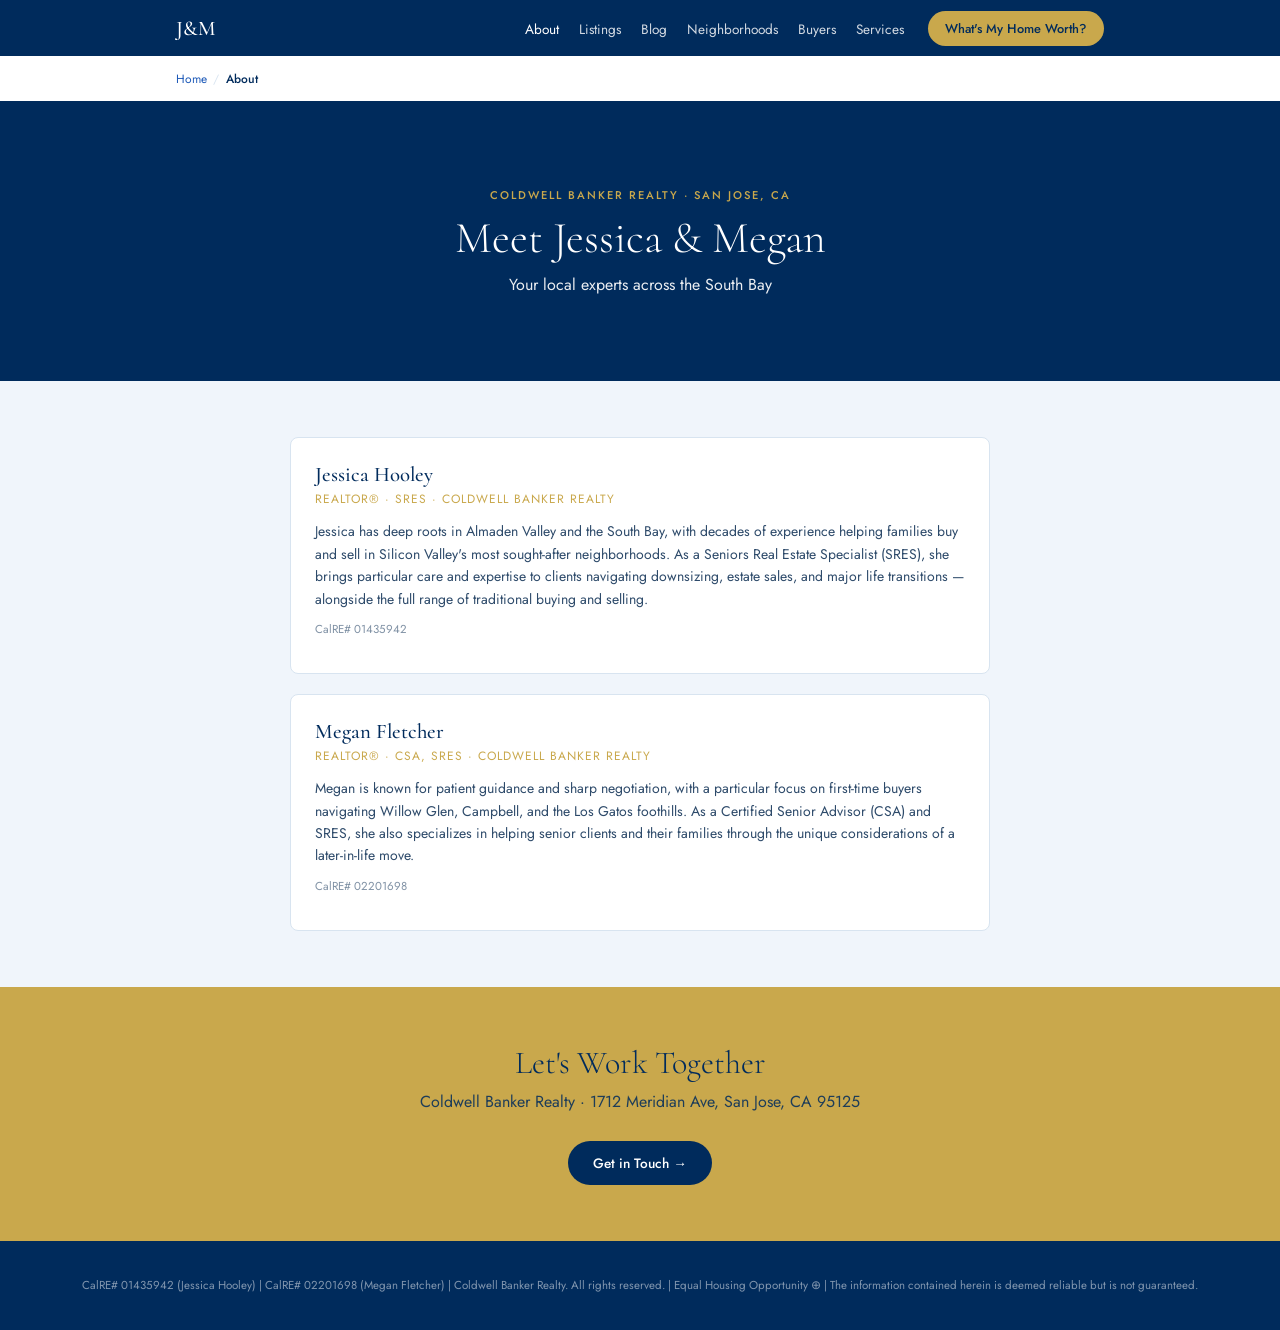
<file: about/index.html>
<!DOCTYPE html>
<html lang="en">
<head>
  <meta charset="UTF-8">
  <meta name="viewport" content="width=device-width, initial-scale=1.0">
  <title>About Jessica &amp; Megan | Coldwell Banker Realty</title>
  <meta name="description" content="Meet Jessica Hooley and Megan Fletcher, South Bay real estate agents at Coldwell Banker Realty specializing in Almaden Valley, Willow Glen, Los Gatos, Campbell, and Silicon Valley neighborhoods.">
  <link rel="canonical" href="https://jessandmegan.com/about/">
  <link rel="stylesheet" href="/assets/style.css">
</head>
<body>

  <nav id="nav" aria-label="Main navigation"></nav>

  <nav class="breadcrumb" aria-label="Breadcrumb">
    <ol>
      <li><a href="/">Home</a></li>
      <li aria-current="page">About</li>
    </ol>
  </nav>

  <section class="neighborhood-hero">
    <div class="neighborhood-hero__overlay">
      <p class="eyebrow">Coldwell Banker Realty &middot; San Jose, CA</p>
      <h1>Meet Jessica &amp; Megan</h1>
      <p class="subhead">Your local experts across the South Bay</p>
    </div>
  </section>

  <section class="agents">
    <div class="agents__inner" style="max-width: 700px;">
      <div class="agent-card" style="margin-bottom: 20px;">
        <h2 class="agent-card__name">Jessica Hooley</h2>
        <p class="agent-card__title">REALTOR&reg; &middot; SRES &middot; Coldwell Banker Realty</p>
        <p class="agent-card__bio">Jessica has deep roots in Almaden Valley and the South Bay, with decades of experience helping families buy and sell in Silicon Valley's most sought-after neighborhoods. As a Seniors Real Estate Specialist (SRES), she brings particular care and expertise to clients navigating downsizing, estate sales, and major life transitions &mdash; alongside the full range of traditional buying and selling.</p>
        <p class="agent-card__lic">CalRE# 01435942</p>
      </div>
      <div class="agent-card">
        <h2 class="agent-card__name">Megan Fletcher</h2>
        <p class="agent-card__title">REALTOR&reg; &middot; CSA, SRES &middot; Coldwell Banker Realty</p>
        <p class="agent-card__bio">Megan is known for patient guidance and sharp negotiation, with a particular focus on first-time buyers navigating Willow Glen, Campbell, and the Los Gatos foothills. As a Certified Senior Advisor (CSA) and SRES, she also specializes in helping senior clients and their families through the unique considerations of a later-in-life move.</p>
        <p class="agent-card__lic">CalRE# 02201698</p>
      </div>
    </div>
  </section>

  <section class="contact-cta">
    <h2>Let's Work Together</h2>
    <p>Coldwell Banker Realty &middot; 1712 Meridian Ave, San Jose, CA 95125</p>
    <a href="/contact/" class="btn-navy">Get in Touch &rarr;</a>
  </section>

  <footer id="footer">
    <p class="legal">CalRE# 01435942 (Jessica Hooley) | CalRE# 02201698 (Megan Fletcher) | Coldwell Banker Realty. All rights reserved. | Equal Housing Opportunity &#8853; | The information contained herein is deemed reliable but is not guaranteed.</p>
  </footer>

  <script src="/assets/main.js" defer></script>
</body>
</html>
</file>
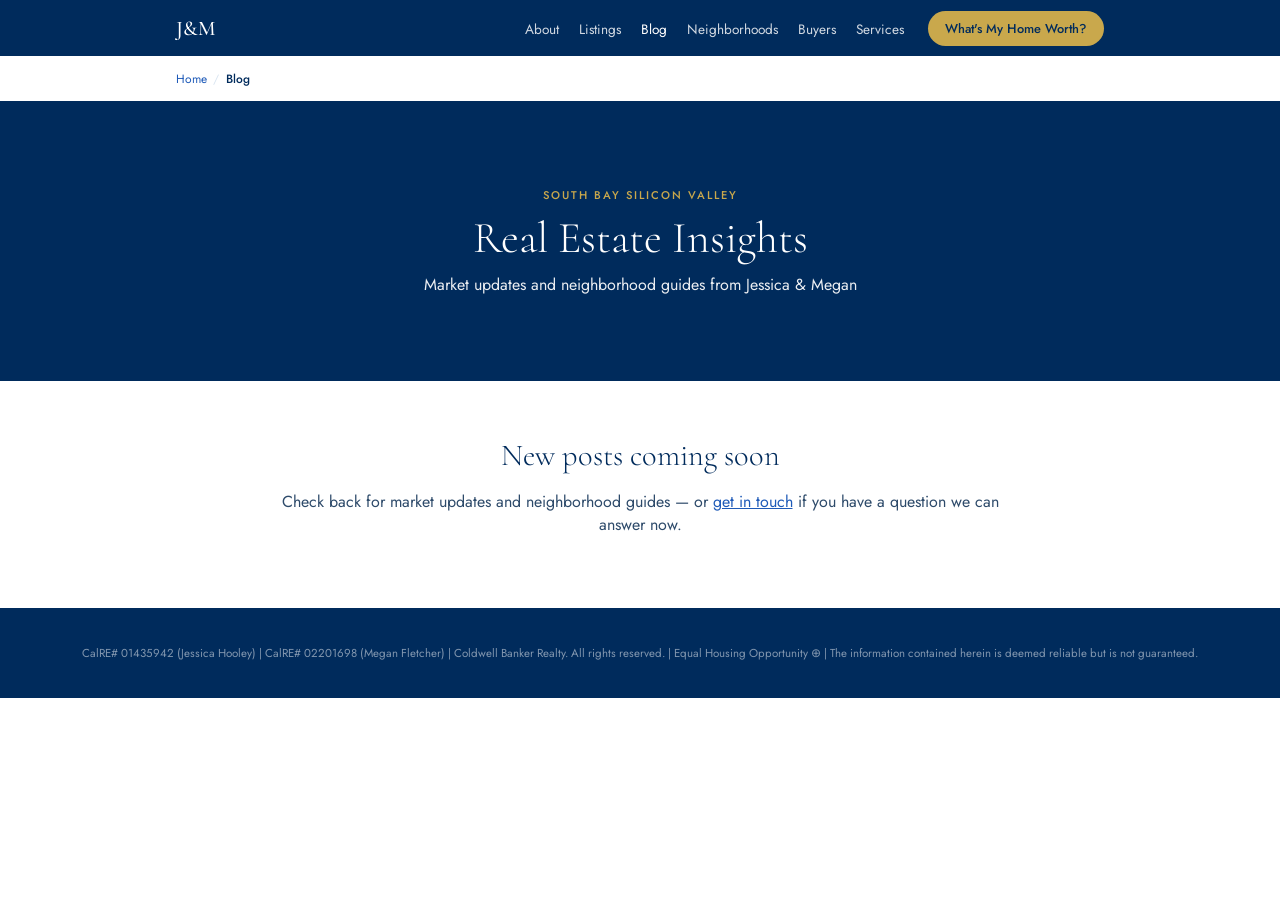
<file: blog/index.html>
<!DOCTYPE html>
<html lang="en">
<head>
  <meta charset="UTF-8">
  <meta name="viewport" content="width=device-width, initial-scale=1.0">
  <title>South Bay Real Estate Insights | Jessica &amp; Megan</title>
  <meta name="description" content="Market updates and neighborhood guides from Jessica Hooley and Megan Fletcher, Coldwell Banker Realty.">
  <link rel="canonical" href="https://jessandmegan.com/blog/">
  <link rel="stylesheet" href="/assets/style.css">
</head>
<body>

  <nav id="nav" aria-label="Main navigation"></nav>

  <nav class="breadcrumb" aria-label="Breadcrumb">
    <ol>
      <li><a href="/">Home</a></li>
      <li aria-current="page">Blog</li>
    </ol>
  </nav>

  <section class="neighborhood-hero">
    <div class="neighborhood-hero__overlay">
      <p class="eyebrow">South Bay Silicon Valley</p>
      <h1>Real Estate Insights</h1>
      <p class="subhead">Market updates and neighborhood guides from Jessica &amp; Megan</p>
    </div>
  </section>

  <section class="services">
    <div class="services__inner" style="text-align: center;">
      <p class="section-title" style="margin-bottom: 0.5rem;">New posts coming soon</p>
      <p>Check back for market updates and neighborhood guides &mdash; or <a href="/contact/" style="color: var(--cb-blue);">get in touch</a> if you have a question we can answer now.</p>
    </div>
  </section>

  <footer id="footer">
    <p class="legal">CalRE# 01435942 (Jessica Hooley) | CalRE# 02201698 (Megan Fletcher) | Coldwell Banker Realty. All rights reserved. | Equal Housing Opportunity &#8853; | The information contained herein is deemed reliable but is not guaranteed.</p>
  </footer>

  <script src="/assets/main.js" defer></script>
</body>
</html>
</file>
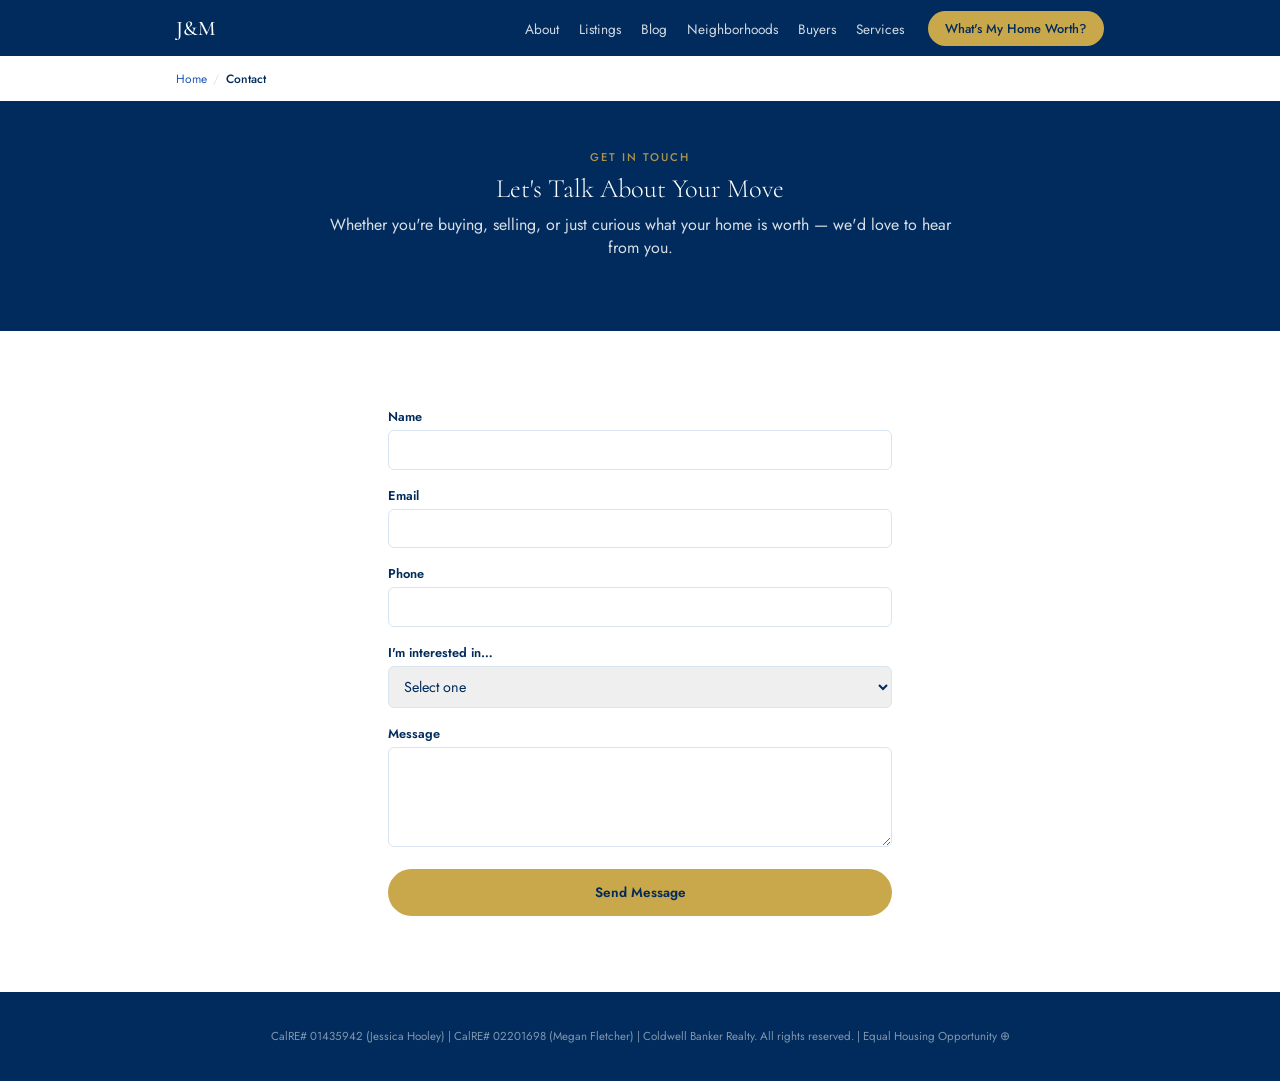
<file: contact/index.html>
<!DOCTYPE html>
<html lang="en">
<head>
  <meta charset="UTF-8">
  <meta name="viewport" content="width=device-width, initial-scale=1.0">
  <title>Contact Jessica &amp; Megan | South Bay Real Estate</title>
  <meta name="description" content="Get in touch with Jessica Hooley and Megan Fletcher, Coldwell Banker Realty, for a free home valuation or buyer consultation in the South Bay.">
  <link rel="canonical" href="https://jessandmegan.com/contact/">
  <link rel="stylesheet" href="/assets/style.css">
</head>
<body>

  <nav id="nav" aria-label="Main navigation"></nav>

  <nav class="breadcrumb" aria-label="Breadcrumb">
    <ol>
      <li><a href="/">Home</a></li>
      <li aria-current="page">Contact</li>
    </ol>
  </nav>

  <section class="agent-cta agent-cta--seller">
    <div class="agent-cta__inner">
      <p class="eyebrow">Get In Touch</p>
      <h2>Let's Talk About Your Move</h2>
      <p>Whether you're buying, selling, or just curious what your home is worth &mdash; we'd love to hear from you.</p>
    </div>
  </section>

  <section style="background:#fff; padding: 3rem 1rem;">
    <div style="max-width: 560px; margin: 0 auto;">
      <!-- TODO: replace FORMSPREE_CONTACT_ID with a real Formspree form ID from Charles's account -->
      <form id="contact-form" action="https://formspree.io/f/FORMSPREE_CONTACT_ID" method="POST" class="contact-form" novalidate>
        <div class="form-field">
          <label for="cf-name">Name</label>
          <input type="text" id="cf-name" name="name" required>
        </div>
        <div class="form-field">
          <label for="cf-email">Email</label>
          <input type="email" id="cf-email" name="email" required>
        </div>
        <div class="form-field">
          <label for="cf-phone">Phone</label>
          <input type="tel" id="cf-phone" name="phone">
        </div>
        <div class="form-field">
          <label for="cf-reason">I'm interested in&hellip;</label>
          <select id="cf-reason" name="reason">
            <option value="">Select one</option>
            <option>Selling my home</option>
            <option>Buying a home</option>
            <option>Just exploring / have a question</option>
          </select>
        </div>
        <div class="form-field">
          <label for="cf-message">Message</label>
          <textarea id="cf-message" name="message" rows="4"></textarea>
        </div>
        <div class="form-error" id="cf-error">Please fill in your name and email.</div>
        <button type="submit" class="btn-submit">Send Message</button>
      </form>
      <div class="form-confirmation" id="cf-confirmation">
        <h3>Thanks &mdash; we'll be in touch soon!</h3>
        <p>Jessica or Megan will reach out within one business day.</p>
      </div>
    </div>
  </section>

  <footer id="footer">
    <p class="legal">CalRE# 01435942 (Jessica Hooley) | CalRE# 02201698 (Megan Fletcher) | Coldwell Banker Realty. All rights reserved. | Equal Housing Opportunity &#8853;</p>
  </footer>

  <script>
  document.getElementById('contact-form').addEventListener('submit', async function (e) {
    e.preventDefault();
    const form = e.target;
    const errorEl = document.getElementById('cf-error');
    const name = form.name.value.trim();
    const email = form.email.value.trim();
    if (!name || !email) { errorEl.style.display = 'block'; return; }
    errorEl.style.display = 'none';
    try {
      const resp = await fetch(form.action, { method: 'POST', body: new FormData(form), headers: { Accept: 'application/json' } });
      if (resp.ok) {
        form.style.display = 'none';
        document.getElementById('cf-confirmation').style.display = 'block';
      } else {
        errorEl.textContent = 'Something went wrong — please try again or email us directly.';
        errorEl.style.display = 'block';
      }
    } catch (err) {
      errorEl.textContent = 'Something went wrong — please try again or email us directly.';
      errorEl.style.display = 'block';
    }
  });
  </script>

  <script src="/assets/main.js" defer></script>
</body>
</html>
</file>
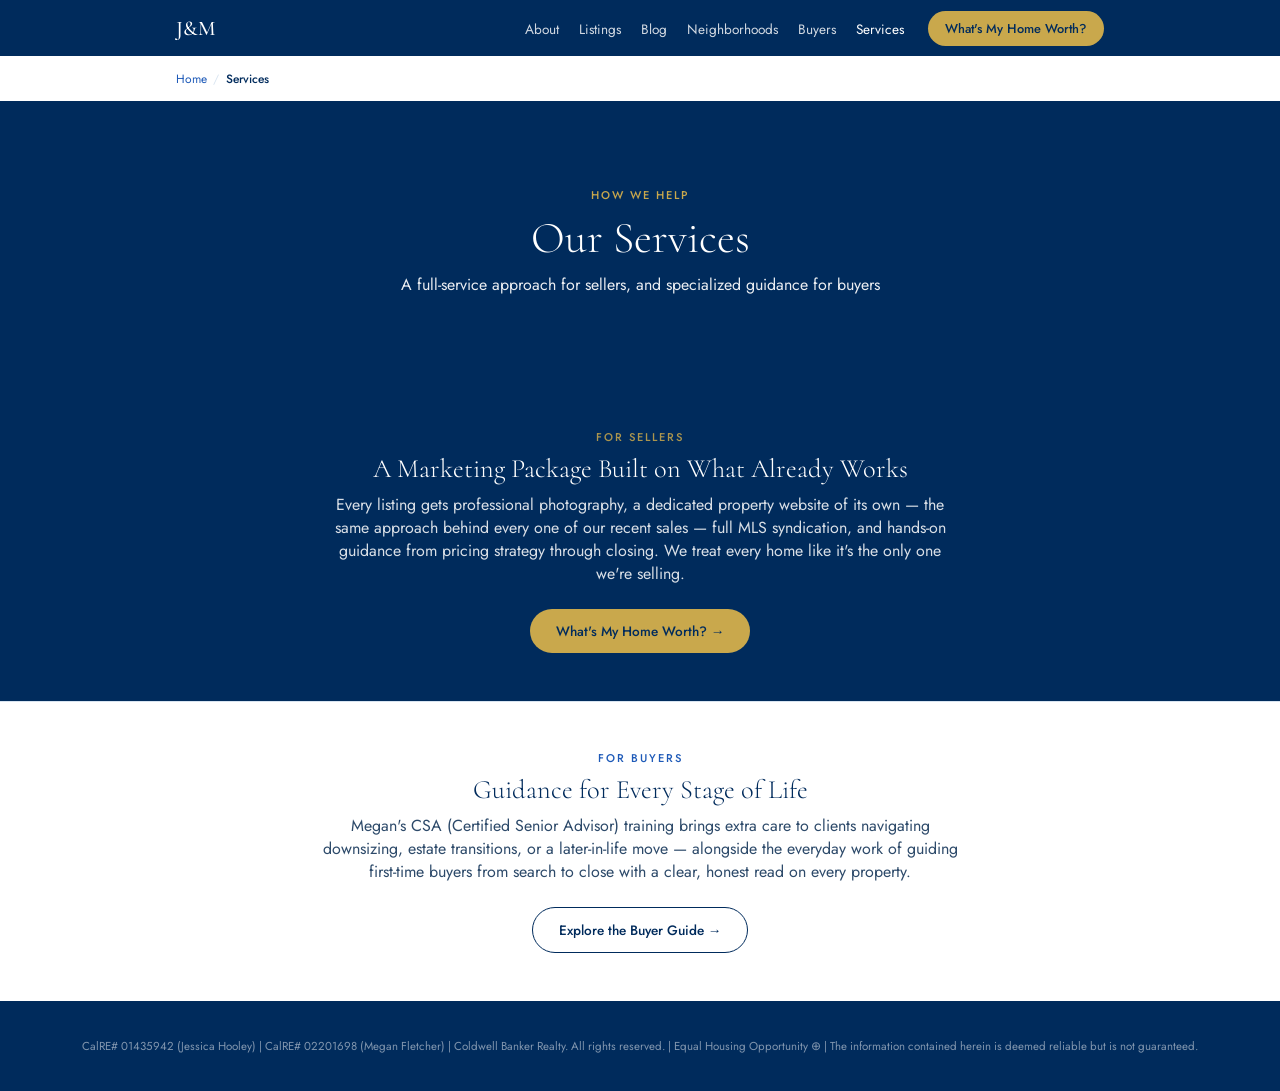
<file: services/index.html>
<!DOCTYPE html>
<html lang="en">
<head>
  <meta charset="UTF-8">
  <meta name="viewport" content="width=device-width, initial-scale=1.0">
  <title>Our Services | Jessica &amp; Megan, Coldwell Banker Realty</title>
  <meta name="description" content="Full-service marketing for sellers and specialized guidance for buyers, including senior/CSA advisory, from Jessica Hooley and Megan Fletcher, Coldwell Banker Realty.">
  <link rel="canonical" href="https://jessandmegan.com/services/">
  <link rel="stylesheet" href="/assets/style.css">
</head>
<body>

  <nav id="nav" aria-label="Main navigation"></nav>

  <nav class="breadcrumb" aria-label="Breadcrumb">
    <ol>
      <li><a href="/">Home</a></li>
      <li aria-current="page">Services</li>
    </ol>
  </nav>

  <section class="neighborhood-hero">
    <div class="neighborhood-hero__overlay">
      <p class="eyebrow">How We Help</p>
      <h1>Our Services</h1>
      <p class="subhead">A full-service approach for sellers, and specialized guidance for buyers</p>
    </div>
  </section>

  <section class="agent-cta agent-cta--seller">
    <div class="agent-cta__inner">
      <p class="eyebrow">For Sellers</p>
      <h2>A Marketing Package Built on What Already Works</h2>
      <p>Every listing gets professional photography, a dedicated property website of its own &mdash; the same approach behind every one of our recent sales &mdash; full MLS syndication, and hands-on guidance from pricing strategy through closing. We treat every home like it's the only one we're selling.</p>
      <a href="/contact/" class="btn btn-primary">What's My Home Worth? &rarr;</a>
    </div>
  </section>

  <section class="agent-cta agent-cta--buyer">
    <div class="agent-cta__inner">
      <p class="eyebrow">For Buyers</p>
      <h2>Guidance for Every Stage of Life</h2>
      <p>Megan's CSA (Certified Senior Advisor) training brings extra care to clients navigating downsizing, estate transitions, or a later-in-life move &mdash; alongside the everyday work of guiding first-time buyers from search to close with a clear, honest read on every property.</p>
      <a href="/buyers/" class="btn btn-outline">Explore the Buyer Guide &rarr;</a>
    </div>
  </section>

  <footer id="footer">
    <p class="legal">CalRE# 01435942 (Jessica Hooley) | CalRE# 02201698 (Megan Fletcher) | Coldwell Banker Realty. All rights reserved. | Equal Housing Opportunity &#8853; | The information contained herein is deemed reliable but is not guaranteed.</p>
  </footer>

  <script src="/assets/main.js" defer></script>
</body>
</html>
</file>
<file: assets/style.css>
/* ============================================================
   Jess & Megan Hub — shared stylesheet
   Design tokens, nav/footer, buttons, hero variants, cards,
   market-trends/quick-answer, contact form.
   ============================================================ */

@import url('https://fonts.googleapis.com/css2?family=Cormorant:wght@300;400;500&family=Jost:wght@400;500;600&display=swap');

:root {
  --cb-navy: #002B5C;
  --cb-blue: #1E5AB8;
  --cb-gold: #C9A84C;
  --cb-light-bg: #F0F5FB;
  --cb-border: #D8E4F0;
  --cb-body: #2D4A6A;
  --font-heading: 'Cormorant', Georgia, serif;
  --font-body: 'Jost', Arial, Helvetica, sans-serif;
  --hero-photo: url('https://pub-c93973381119433ead963cf31b0fbf00.r2.dev/thrasher_photos/001_001_ejp_29062026_6144px_415.jpg');
}

*, *::before, *::after { box-sizing: border-box; }
/* Defensive: guarantees the native `hidden` attribute always wins, even when a
   class rule elsewhere (e.g. .market-trends__loading) sets its own `display`. */
[hidden] { display: none !important; }
body { margin: 0; font-family: var(--font-body); color: var(--cb-body); background: #fff; }
h1, h2, h3, h4 { font-family: var(--font-heading); font-weight: 300; }
a { font-family: var(--font-body); }

/* ── Nav ─────────────────────────────────────────────────── */
#nav { background: var(--cb-navy); }
.nav-inner { max-width: 960px; margin: 0 auto; padding: 0 1rem; display: flex; align-items: center; gap: 1.5rem; height: 56px; }
.nav-logo { color: #fff; font-family: var(--font-heading); font-weight: 500; font-size: 1.3rem; text-decoration: none; margin-right: auto; }
.nav-links { list-style: none; margin: 0; padding: 0; display: flex; gap: 1.25rem; }
.nav-links a { color: rgba(255,255,255,0.82); text-decoration: none; font-size: 0.85rem; }
.nav-links a:hover, .nav-links a[aria-current] { color: #fff; }
.nav-cta { background: var(--cb-gold); color: var(--cb-navy); font-weight: 500; padding: 0.5rem 1.1rem; border-radius: 999px; text-decoration: none; font-size: 0.8rem; white-space: nowrap; }
.nav-cta:hover { filter: brightness(1.08); }
@media (max-width: 640px) { .nav-links { display: none; } }

/* ── Breadcrumb ──────────────────────────────────────────── */
.breadcrumb { max-width: 960px; margin: 0 auto; padding: 0.85rem 1rem; }
.breadcrumb ol { list-style: none; display: flex; flex-wrap: wrap; gap: 0.4rem; margin: 0; padding: 0; font-size: 0.75rem; color: var(--cb-body); }
.breadcrumb li { display: inline-flex; }
.breadcrumb li:not(:last-child)::after { content: '/'; margin-left: 0.4rem; color: var(--cb-border); }
.breadcrumb a { color: var(--cb-blue); text-decoration: none; }
.breadcrumb a:hover { text-decoration: underline; }
.breadcrumb li[aria-current] { color: var(--cb-navy); font-weight: 500; }

/* ── Buttons (pill) ──────────────────────────────────────── */
.btn-gold, .btn-navy, .btn-ghost, .btn-outline, .btn-outline-white, .btn-explore, .btn-submit, .btn-primary, .btn {
  display: inline-block; font-family: var(--font-body); font-weight: 500; padding: 0.75rem 1.6rem;
  border-radius: 999px; text-decoration: none; font-size: 0.85rem; border: none; cursor: pointer; text-align: center;
}
.btn-gold, .btn-primary { background: var(--cb-gold); color: var(--cb-navy); }
.btn-gold:hover, .btn-primary:hover { filter: brightness(1.08); }
.btn-navy { background: var(--cb-navy); color: #fff; }
.btn-navy:hover { filter: brightness(1.15); }
.btn-ghost { border: 1.5px solid rgba(255,255,255,0.5); color: #fff; background: transparent; }
.btn-ghost:hover { border-color: #fff; }
.btn-outline { border: 1.5px solid var(--cb-navy); color: var(--cb-navy); background: transparent; }
.btn-outline:hover { background: var(--cb-navy); color: #fff; }
.btn-outline-white { border: 1.5px solid rgba(255,255,255,0.6); color: #fff; background: transparent; }
.btn-outline-white:hover { background: rgba(255,255,255,0.12); }
.btn-explore { background: var(--cb-navy); color: #fff; padding: 0.6rem 1.2rem; font-size: 0.8rem; }
.btn-explore:hover { filter: brightness(1.2); }
.btn-submit { width: 100%; background: var(--cb-gold); color: var(--cb-navy); font-weight: 600; padding: 0.85rem; }
.btn-submit:hover { filter: brightness(1.08); }

/* ── Section helpers ─────────────────────────────────────── */
.section-eyebrow { font-size: 0.7rem; letter-spacing: 2px; color: var(--cb-gold); text-transform: uppercase; margin: 0 0 0.4rem; font-weight: 500; }
.section-title { font-family: var(--font-heading); font-weight: 300; font-size: 1.9rem; color: var(--cb-navy); margin: 0 0 1.5rem; }

/* ── Homepage hero: full-bleed photo + gradient + agent card ── */
.hero {
  position: relative; min-height: 480px; display: flex; align-items: flex-end;
  background: var(--hero-photo) center/cover no-repeat, var(--cb-navy);
  color: #fff; padding: 3rem 1rem 3.5rem;
}
.hero::before {
  content: ''; position: absolute; inset: 0;
  background: linear-gradient(180deg, rgba(0,43,92,0.35) 0%, rgba(0,43,92,0.88) 100%);
}
.hero__content { position: relative; max-width: 600px; margin: 0 auto; text-align: center; width: 100%; }
.hero__eyebrow { font-size: 0.7rem; letter-spacing: 2px; color: var(--cb-gold); text-transform: uppercase; margin: 0 0 0.75rem; font-weight: 500; }
.hero h1 { font-size: clamp(2.25rem, 6vw, 3.5rem); margin: 0 0 1rem; line-height: 1.15; color: #fff; }
.hero__sub { font-size: 1.05rem; opacity: 0.92; max-width: 540px; margin: 0 auto 2rem; line-height: 1.6; }
.hero__ctas { display: flex; gap: 12px; justify-content: center; flex-wrap: wrap; }
.hero__agent-card {
  position: relative; margin: 2.5rem auto 0; max-width: 320px; background: #fff; border-radius: 10px;
  padding: 0.75rem 1.1rem; display: flex; align-items: center; gap: 0.75rem; box-shadow: 0 10px 30px rgba(0,0,0,0.25);
}
.hero__agent-card img { width: 42px; height: 42px; border-radius: 50%; object-fit: cover; border: 2px solid #fff; box-shadow: 0 0 0 1px var(--cb-border); }
.hero__agent-card img + img { margin-left: -14px; }
.hero__agent-card .names { font-size: 0.78rem; color: var(--cb-navy); font-weight: 500; text-align: left; line-height: 1.35; }

/* ── Neighborhood-detail hero: full-bleed photo + centered text ── */
.neighborhood-hero {
  position: relative; min-height: 280px; display: flex; align-items: center; justify-content: center;
  background: var(--hero-photo) center/cover no-repeat, var(--cb-navy);
}
.neighborhood-hero::before { content: ''; position: absolute; inset: 0; background: linear-gradient(180deg, rgba(0,43,92,0.55) 0%, rgba(0,43,92,0.8) 100%); }
.neighborhood-hero__overlay { position: relative; text-align: center; padding: 2rem 1rem; color: #fff; max-width: 640px; margin: 0 auto; }
.neighborhood-hero__overlay .eyebrow { font-size: 0.7rem; letter-spacing: 2px; color: var(--cb-gold); text-transform: uppercase; margin: 0 0 0.5rem; font-weight: 500; }
.neighborhood-hero__overlay h1 { font-size: clamp(2rem, 5vw, 2.75rem); margin: 0 0 0.5rem; color: #fff; }
.neighborhood-hero__overlay .subhead { font-size: 1rem; opacity: 0.92; margin: 0; }

/* ── Agent cards (Meet Jessica & Megan) ──────────────────── */
.agents { background: var(--cb-light-bg); padding: 3.5rem 1rem; }
.agents__inner { max-width: 760px; margin: 0 auto; }
.agent-cards { display: grid; grid-template-columns: 1fr 1fr; gap: 16px; }
@media (max-width: 480px) { .agent-cards { grid-template-columns: 1fr; } }
.agent-card { background: #fff; border: 1px solid var(--cb-border); border-radius: 8px; padding: 1.5rem; }
.agent-card__name { font-weight: 500; font-size: 1.3rem; color: var(--cb-navy); margin: 0 0 0.2rem; }
.agent-card__title { font-size: 0.75rem; color: var(--cb-gold); text-transform: uppercase; letter-spacing: 1px; margin: 0 0 0.75rem; }
.agent-card__bio { font-size: 0.875rem; line-height: 1.6; margin: 0 0 0.5rem; }
.agent-card__lic { font-size: 0.72rem; opacity: 0.6; }

/* ── Service tiles ───────────────────────────────────────── */
.services { background: #fff; padding: 3.5rem 1rem; }
.services__inner { max-width: 760px; margin: 0 auto; }
.service-grid { display: grid; grid-template-columns: repeat(3, 1fr); gap: 14px; margin-top: 1.5rem; }
@media (max-width: 560px) { .service-grid { grid-template-columns: 1fr; } }
.service-tile { border: 1px solid var(--cb-border); border-radius: 8px; padding: 1.25rem; text-decoration: none; display: block; transition: box-shadow 0.15s; }
.service-tile:hover { box-shadow: 0 4px 16px rgba(0,43,92,0.1); }
.service-tile__label { font-size: 0.65rem; letter-spacing: 1.5px; color: var(--cb-blue); text-transform: uppercase; margin: 0 0 0.4rem; }
.service-tile__title { font-weight: 500; font-size: 1.15rem; color: var(--cb-navy); margin: 0 0 0.4rem; }
.service-tile__desc { font-size: 0.8rem; margin: 0; line-height: 1.5; }

/* ── Neighborhood photo cards (homepage strip) ───────────── */
.neighborhoods { background: var(--cb-navy); padding: 3.5rem 1rem; color: #fff; }
.neighborhoods__inner { max-width: 900px; margin: 0 auto; }
.neighborhoods .section-title { color: #fff; margin-bottom: 1.25rem; }
.nb-cards { display: grid; grid-template-columns: repeat(3, 1fr); gap: 12px; margin-bottom: 1.5rem; }
@media (max-width: 640px) { .nb-cards { grid-template-columns: repeat(2, 1fr); } }
.nb-card { position: relative; border-radius: 10px; overflow: hidden; height: 110px; text-decoration: none; display: block; box-shadow: 0 4px 14px rgba(0,0,0,0.2); }
.nb-card img { width: 100%; height: 100%; object-fit: cover; display: block; filter: brightness(0.65); transition: filter 0.15s, transform 0.15s; }
.nb-card:hover img { filter: brightness(0.5); transform: scale(1.03); }
.nb-card span { position: absolute; bottom: 8px; left: 10px; right: 10px; color: #fff; font-size: 0.8rem; font-weight: 500; }

/* ── /neighborhoods/ index page card variant ─────────────── */
.nb-index-grid { display: grid; grid-template-columns: repeat(2, 1fr); gap: 18px; }
@media (max-width: 640px) { .nb-index-grid { grid-template-columns: 1fr; } }
.nb-index-card { border: 1px solid var(--cb-border); border-radius: 10px; overflow: hidden; text-decoration: none; display: block; background: #fff; transition: box-shadow 0.15s; }
.nb-index-card:hover { box-shadow: 0 8px 24px rgba(0,43,92,0.12); }
.nb-index-card__img { height: 160px; overflow: hidden; }
.nb-index-card__img img { width: 100%; height: 100%; object-fit: cover; display: block; }
.nb-index-card__body { padding: 1.1rem 1.25rem 1.35rem; }
.nb-index-card__name { font-weight: 500; font-size: 1.3rem; color: var(--cb-navy); margin: 0 0 0.4rem; }
.nb-index-card__desc { font-size: 0.85rem; line-height: 1.55; margin: 0 0 0.6rem; }
.nb-index-card__meta { font-size: 0.75rem; color: var(--cb-gold); font-weight: 500; text-transform: uppercase; letter-spacing: 0.04em; }

/* ── Contact CTA band ─────────────────────────────────────── */
.contact-cta { background: var(--cb-gold); padding: 3.5rem 1rem; text-align: center; }
.contact-cta h2 { font-size: 2rem; color: var(--cb-navy); margin: 0 0 0.5rem; }
.contact-cta p { color: var(--cb-navy); opacity: 0.85; margin: 0 0 1.75rem; }

/* ── Footer ──────────────────────────────────────────────── */
footer { background: var(--cb-navy); color: rgba(255,255,255,0.5); padding: 1.5rem 1rem; text-align: center; font-size: 0.72rem; line-height: 1.6; }
footer a { color: rgba(255,255,255,0.7); }

/* ── Quick Answer box ────────────────────────────────────── */
.quick-answer { background: #fff; border-left: 4px solid var(--cb-gold); padding: 1.5rem 0; }
.quick-answer__inner { max-width: 900px; margin: 0 auto; padding: 0 1rem; }
.quick-answer__heading { font-size: 0.8rem; text-transform: uppercase; letter-spacing: 0.08em; color: var(--cb-gold); font-weight: 600; margin: 0 0 0.5rem; }
.quick-answer p { font-size: 1rem; line-height: 1.65; margin: 0; }

/* ── Market trends chart section ─────────────────────────── */
.market-trends { background: var(--cb-light-bg); padding: 3rem 0; }
.market-trends__inner { max-width: 900px; margin: 0 auto; padding: 0 1rem; }
.market-trends__header { margin-bottom: 1.5rem; }
.market-trends__header h2 { font-size: 1.9rem; color: var(--cb-navy); margin: 0 0 0.25rem; }
.market-trends__subtitle { font-size: 0.875rem; margin: 0; opacity: 0.75; }
.market-trends__loading { display: flex; align-items: center; gap: 0.75rem; padding: 2rem 0; font-size: 0.9rem; }
.loading-spinner { display: inline-block; width: 20px; height: 20px; border: 2.5px solid var(--cb-border); border-top-color: var(--cb-blue); border-radius: 50%; animation: spin 0.8s linear infinite; }
@keyframes spin { to { transform: rotate(360deg); } }
.market-trends__error { padding: 1.5rem; background: #fff; border: 1px solid var(--cb-border); border-radius: 8px; font-size: 0.9rem; }
.market-trends__error a { color: var(--cb-blue); }
.market-trends__stats { display: flex; gap: 1rem; margin-bottom: 1.25rem; flex-wrap: wrap; }
.trend-stat { background: #fff; border: 1px solid var(--cb-border); border-radius: 8px; padding: 0.875rem 1.25rem; min-width: 130px; flex: 1; }
.trend-stat__label { display: block; font-size: 0.75rem; text-transform: uppercase; letter-spacing: 0.05em; opacity: 0.65; margin-bottom: 0.25rem; }
.trend-stat__value { display: block; font-size: 1.25rem; font-weight: 600; color: var(--cb-navy); font-family: var(--font-heading); }
.market-trends__canvas-wrap { background: #fff; border: 1px solid var(--cb-border); border-radius: 8px; padding: 1.25rem 1rem 0.75rem; position: relative; }
.market-trends__canvas-wrap canvas { display: block; width: 100% !important; max-height: 280px; }
.market-trends__source { font-size: 0.72rem; opacity: 0.55; margin: 0.75rem 0 0; text-align: right; }
.market-trends__source a { color: inherit; text-decoration: underline; }
@media (max-width: 600px) {
  .market-trends__stats { gap: 0.75rem; }
  .trend-stat { min-width: unset; flex: 1 1 calc(50% - 0.75rem); padding: 0.75rem 1rem; }
  .trend-stat__value { font-size: 1.1rem; }
  .market-trends__header h2 { font-size: 1.5rem; }
}

/* ── Neighborhood editorial + seller/buyer CTA ───────────── */
.neighborhood-guide { background: #fff; padding: 3rem 0; }
.neighborhood-guide__inner { max-width: 900px; margin: 0 auto; padding: 0 1rem; }
.neighborhood-guide h2 { font-size: 1.75rem; color: var(--cb-navy); margin: 0 0 0.75rem; }
.neighborhood-guide p { font-size: 0.95rem; line-height: 1.7; margin: 0; }

.agent-cta { padding: 3rem 1rem; text-align: center; }
.agent-cta__inner { max-width: 640px; margin: 0 auto; }
.agent-cta--seller { background: var(--cb-navy); color: #fff; }
.agent-cta--seller .eyebrow { font-size: 0.7rem; letter-spacing: 2px; color: var(--cb-gold); text-transform: uppercase; margin-bottom: 0.5rem; font-weight: 500; }
.agent-cta--seller h2 { color: #fff; font-size: 1.65rem; margin: 0 0 0.5rem; }
.agent-cta--seller p { opacity: 0.85; margin: 0 0 1.5rem; }
.agent-cta--buyer { background: #fff; border-top: 1px solid var(--cb-border); }
.agent-cta--buyer .eyebrow { font-size: 0.7rem; letter-spacing: 2px; color: var(--cb-blue); text-transform: uppercase; margin-bottom: 0.5rem; font-weight: 500; }
.agent-cta--buyer h2 { color: var(--cb-navy); font-size: 1.65rem; margin: 0 0 0.5rem; }
.agent-cta--buyer p { margin: 0 0 1.5rem; }

/* ── Contact form component (shared: /buyers/ + /contact/) ── */
.contact-form { background: #fff; border-radius: 8px; padding: 1.75rem; }
.form-field { margin-bottom: 1rem; }
.form-field label { display: block; font-size: 0.8rem; font-weight: 600; color: var(--cb-navy); margin-bottom: 4px; }
.form-field input, .form-field select, .form-field textarea { width: 100%; border: 1px solid var(--cb-border); border-radius: 6px; padding: 0.55rem 0.7rem; font-size: 0.9rem; color: var(--cb-navy); box-sizing: border-box; font-family: var(--font-body); }
.form-field textarea { resize: vertical; min-height: 100px; }
.form-error { display: none; color: #B91C1C; font-size: 0.8rem; margin-bottom: 0.75rem; }
.form-confirmation { display: none; text-align: center; padding: 2rem 0; }
.form-confirmation h3 { color: var(--cb-navy); margin-bottom: 0.5rem; }
.form-confirmation p { font-size: 0.875rem; }

/* ── Listing status badge (/listings/) ───────────────────── */
.listing-badge { display: inline-block; font-size: 0.7rem; font-weight: 600; letter-spacing: 0.04em; text-transform: uppercase; padding: 0.25rem 0.7rem; border-radius: 999px; margin-bottom: 0.5rem; }
.listing-badge--active { background: var(--cb-gold); color: var(--cb-navy); }
.listing-badge--sold { background: var(--cb-navy); color: #fff; }
</file>
